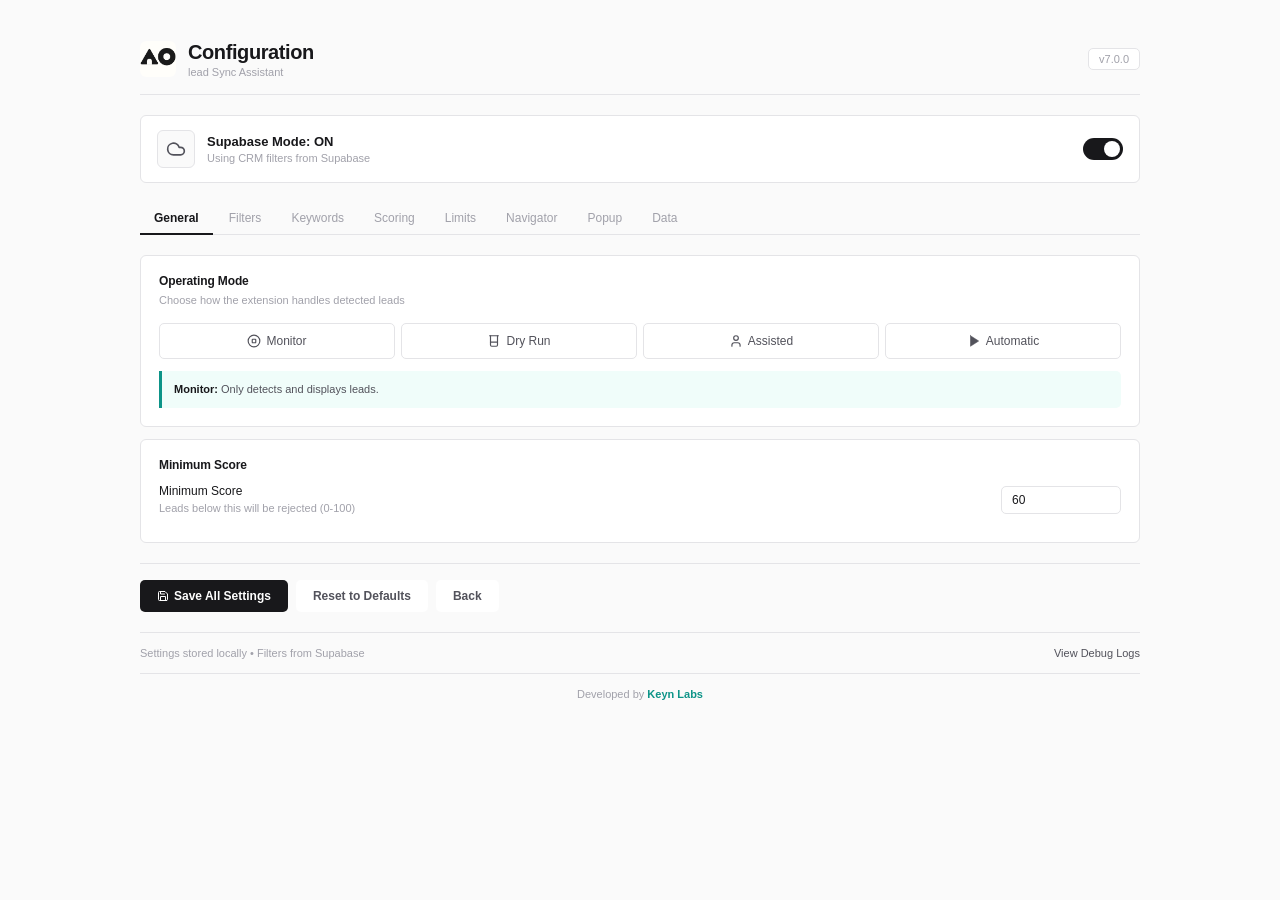
<file: config/index.html>
<!DOCTYPE html>
<html>
<head>
    <meta charset="UTF-8">
    <title>Config - BuyLead Assistant</title>
    <link rel="stylesheet" href="style.css">
</head>
<body>
    <div class="container">
        <div class="header">
            <div class="header-left">
                <img src="../plugin.png" alt="BuyLead Assistant" class="header-icon-img" />
                <div class="header-text">
                    <h1>Configuration</h1>
                    <span class="subtitle">lead Sync Assistant</span>
                </div>
            </div>
            <span class="version">v7.0.0</span>
        </div>

        <!-- Connection Toggle -->
        <div class="connection-toggle" id="connectionToggle">
            <div class="connection-left">
                <div class="connection-icon" id="configConnIcon">
                    <svg width="20" height="20" viewBox="0 0 24 24" fill="none" stroke="currentColor" stroke-width="2" stroke-linecap="round" stroke-linejoin="round"><path d="M17.5 19H9a7 7 0 1 1 6.71-9h1.79a4.5 4.5 0 1 1 0 9Z"/></svg>
                </div>
                <div class="connection-info">
                    <div class="connection-label" id="configConnLabel">Supabase Mode: ON</div>
                    <div class="connection-desc" id="configConnDesc">Using CRM filters from Supabase</div>
                </div>
            </div>
            <label class="switch">
                <input type="checkbox" id="configSupabaseToggle" checked>
                <span class="slider"></span>
            </label>
        </div>

        <!-- Tabs -->
        <div class="tab-bar">
            <span class="tab active" data-tab="general">General</span>
            <span class="tab" data-tab="filters">Filters</span>
            <span class="tab" data-tab="keywords">Keywords</span>
            <span class="tab" data-tab="scoring">Scoring</span>
            <span class="tab" data-tab="limits">Limits</span>
            <span class="tab" data-tab="navigator">Navigator</span>
            <span class="tab" data-tab="popup">Popup</span>
            <span class="tab danger" data-tab="data">Data</span>
        </div>

        <!-- GENERAL -->
        <div class="tab-content active" id="tab-general">
            <div class="section">
                <div class="section-title">Operating Mode</div>
                <div class="section-desc">Choose how the extension handles detected leads</div>
                <div class="mode-grid">
                    <button class="mode-btn monitor"   data-mode="MONITOR">
                        <svg width="14" height="14" viewBox="0 0 24 24" fill="none" stroke="currentColor" stroke-width="2" stroke-linecap="round" stroke-linejoin="round"><circle cx="12" cy="12" r="10"/><rect x="9" y="9" width="6" height="6" rx="1"/></svg>
                        Monitor
                    </button>
                    <button class="mode-btn dryrun"    data-mode="DRY_RUN">
                        <svg width="14" height="14" viewBox="0 0 24 24" fill="none" stroke="currentColor" stroke-width="2" stroke-linecap="round" stroke-linejoin="round"><path d="M4.5 3h15"/><path d="M6 3v16a2 2 0 0 0 2 2h8a2 2 0 0 0 2-2V3"/><path d="M6 14h12"/></svg>
                        Dry Run
                    </button>
                    <button class="mode-btn assisted"  data-mode="ASSISTED">
                        <svg width="14" height="14" viewBox="0 0 24 24" fill="none" stroke="currentColor" stroke-width="2" stroke-linecap="round" stroke-linejoin="round"><path d="M19 21v-2a4 4 0 0 0-4-4H9a4 4 0 0 0-4 4v2"/><circle cx="12" cy="7" r="4"/></svg>
                        Assisted
                    </button>
                    <button class="mode-btn automatic" data-mode="AUTOMATIC">
                        <svg width="14" height="14" viewBox="0 0 24 24" fill="currentColor" stroke="currentColor" stroke-width="1" stroke-linecap="round" stroke-linejoin="round"><polygon points="6 3 20 12 6 21 6 3"/></svg>
                        Automatic
                    </button>
                </div>
                <div class="info-box" id="modeInfo"><strong>Monitor:</strong> Only detects and displays leads.</div>
            </div>
            <div class="section">
                <div class="section-title">Minimum Score</div>
                <div class="field">
                    <div class="field-label">Minimum Score <span class="desc">Leads below this will be rejected (0-100)</span></div>
                    <div class="field-control"><input type="number" id="minScore" min="0" max="100" value="60"></div>
                </div>
            </div>
        </div>

        <!-- FILTERS -->
        <div class="tab-content" id="tab-filters">
            <div class="section">
                <div class="section-title">
                    Filter Management
                    <span class="keyword-count" id="filtersCount">0</span>
                </div>
                <div class="section-desc">
                    Manage Supabase filters directly. Each filter contains product keywords,
                    negative keywords, required keywords, and location rules.
                </div>

                <div class="info-box" id="legacyBanner" style="display:none;">
                    <strong>Legacy filters detected.</strong>
                    Some filters still use the old <code>filter_config</code> column.
                    Click <strong>Bulk Sync Keywords</strong> below to migrate them to the new
                    <code>product_keywords</code> / <code>negative_keywords</code> / etc. columns.
                </div>

                <div class="actions" style="margin-top:0;padding-top:0;border-top:none;">
                    <button class="btn-primary" id="refreshFiltersBtn">
                        <svg width="12" height="12" viewBox="0 0 24 24" fill="none" stroke="currentColor" stroke-width="2" stroke-linecap="round" stroke-linejoin="round"><path d="M21 12a9 9 0 0 0-9-9 9.75 9.75 0 0 0-6.74 2.74L3 8"/><path d="M3 3v5h5"/><path d="M3 12a9 9 0 0 0 9 9 9.75 9.75 0 0 0 6.74-2.74L21 16"/><path d="M16 21h5v-5"/></svg>
                        Refresh
                    </button>
                    <button class="btn-primary" id="addFilterBtn">
                        <svg width="12" height="12" viewBox="0 0 24 24" fill="none" stroke="currentColor" stroke-width="2.5" stroke-linecap="round" stroke-linejoin="round"><line x1="12" x2="12" y1="5" y2="19"/><line x1="5" x2="19" y1="12" y2="12"/></svg>
                        Add New Filter
                    </button>
                    <button class="btn-warning" id="bulkSyncBtn">
                        <svg width="12" height="12" viewBox="0 0 24 24" fill="none" stroke="currentColor" stroke-width="2" stroke-linecap="round" stroke-linejoin="round"><path d="M21 12a9 9 0 0 0-9-9 9.75 9.75 0 0 0-6.74 2.74L3 8"/><path d="M3 3v5h5"/><path d="M3 12a9 9 0 0 0 9 9 9.75 9.75 0 0 0 6.74-2.74L21 16"/><path d="M16 21h5v-5"/></svg>
                        Bulk Sync Keywords
                    </button>
                </div>
                <div id="filtersList" style="margin-top:16px;">
                    <div class="empty-state">Loading filters...</div>
                </div>
            </div>
        </div>

        <!-- KEYWORDS -->
        <div class="tab-content" id="tab-keywords">
            <div class="section">
                <div class="section-title">Local Product Keywords <span class="keyword-count" id="productCount">0</span></div>
                <div class="section-desc">One per line. Used when Supabase is OFF, or as fallback when Supabase has no keywords.</div>
                <div class="field"><div class="field-control" style="flex:1;text-align:left;min-width:auto;"><textarea id="productKeywords" rows="6"></textarea></div></div>
            </div>
            <div class="section">
                <div class="section-title">Local Negative Keywords <span class="keyword-count" id="negativeCount">0</span></div>
                <div class="field"><div class="field-control" style="flex:1;text-align:left;min-width:auto;"><textarea id="negativeKeywords" rows="5"></textarea></div></div>
            </div>
            <div class="section">
                <div class="section-title">Local Required Keywords <span class="keyword-count" id="requiredCount">0</span></div>
                <div class="field"><div class="field-control" style="flex:1;text-align:left;min-width:auto;"><textarea id="requiredKeywords" rows="4"></textarea></div></div>
            </div>
            <div class="actions">
                <button class="btn-primary" id="saveKeywordsBtn">
                    <svg width="12" height="12" viewBox="0 0 24 24" fill="none" stroke="currentColor" stroke-width="2" stroke-linecap="round" stroke-linejoin="round"><path d="M19 21H5a2 2 0 0 1-2-2V5a2 2 0 0 1 2-2h11l5 5v11a2 2 0 0 1-2 2z"/><polyline points="17 21 17 13 7 13 7 21"/><polyline points="7 3 7 8 15 8"/></svg>
                    Save Local Keywords
                </button>
                <button class="btn-secondary" id="resetKeywordsBtn">
                    <svg width="12" height="12" viewBox="0 0 24 24" fill="none" stroke="currentColor" stroke-width="2" stroke-linecap="round" stroke-linejoin="round"><path d="M3 12a9 9 0 1 0 9-9 9.75 9.75 0 0 0-6.74 2.74L3 8"/><path d="M3 3v5h5"/></svg>
                    Clear
                </button>
            </div>
        </div>

        <!-- SCORING -->
        <div class="tab-content" id="tab-scoring">
            <div class="section">
                <div class="section-title">Strict Country Filter <span class="keyword-count">PRIMARY GATE</span></div>
                <div class="section-desc">When enabled, leads are filtered by country BEFORE keyword matching.</div>
                <div class="field">
                    <div class="field-label"><strong>Enable Strict Country Mode</strong><span class="desc">Only acquire leads from allowed countries</span></div>
                    <div class="field-control"><label class="switch"><input type="checkbox" id="strictCountryMode"><span class="slider"></span></label></div>
                </div>
                <div class="field">
                    <div class="field-label">Allowed Countries <span class="desc">Comma-separated ISO codes (IN, US, AE)</span></div>
                    <div class="field-control" style="flex:1;text-align:left;"><input type="text" id="allowedCountries" style="width:100%;" placeholder="IN" value="IN"></div>
                </div>
                <div class="field">
                    <div class="field-label">Reject Unknown Country <span class="desc">Also reject leads with no country</span></div>
                    <div class="field-control"><label class="switch"><input type="checkbox" id="strictCountryRejectUnknown" checked><span class="slider"></span></label></div>
                </div>
                <div class="info-box" id="strictCountryPreview">Strict mode OFF — all countries accepted</div>
            </div>

            <div class="section">
                <div class="section-title">Base Scoring</div>
                <div class="field"><div class="field-label">Base Score</div><div class="field-control"><input type="number" id="wBase" min="0" max="100" value="50"></div></div>
            </div>

            <div class="section">
                <div class="section-title">Product Keyword Weight</div>
                <div class="field"><div class="field-label">Points per Keyword</div><div class="field-control"><input type="number" id="wPerProductKeyword" min="0" max="50" value="10"></div></div>
                <div class="field"><div class="field-label">Max Product Bonus</div><div class="field-control"><input type="number" id="wMaxProductBonus" min="0" max="100" value="30"></div></div>
            </div>

            <div class="section">
                <div class="section-title">Country Weightage</div>
                <div class="field"><div class="field-label">Preferred Countries</div><div class="field-control" style="flex:1;text-align:left;"><input type="text" id="preferredCountries" style="width:100%;" placeholder="IN"></div></div>
                <div class="field"><div class="field-label">Country Match Bonus</div><div class="field-control"><input type="number" id="wCountryMatch" min="0" max="50" value="15"></div></div>
                <div class="field"><div class="field-label">Wrong Country Penalty</div><div class="field-control"><input type="number" id="pWrongCountry" min="-50" max="0" value="-20"></div></div>
            </div>

            <div class="section">
                <div class="section-title">State Weightage</div>
                <div class="field"><div class="field-label">Preferred States</div><div class="field-control" style="flex:1;text-align:left;"><input type="text" id="preferredStates" style="width:100%;" placeholder="maharashtra"></div></div>
                <div class="field"><div class="field-label">State Match Bonus</div><div class="field-control"><input type="number" id="wPreferredState" min="0" max="50" value="15"></div></div>
                <div class="field"><div class="field-label">Wrong State Penalty</div><div class="field-control"><input type="number" id="pWrongState" min="-50" max="0" value="-10"></div></div>
            </div>

            <div class="section">
                <div class="section-title">Contact Weightage</div>
                <div class="field"><div class="field-label">Mobile Available Bonus</div><div class="field-control"><input type="number" id="wHasMobile" min="0" max="30" value="10"></div></div>
                <div class="field"><div class="field-label">Email Available Bonus</div><div class="field-control"><input type="number" id="wHasEmail" min="0" max="30" value="8"></div></div>
                <div class="field"><div class="field-label">Phone Bonus</div><div class="field-control"><input type="number" id="wHasPhone" min="0" max="30" value="5"></div></div>
                <div class="field"><div class="field-label">No Contact Penalty</div><div class="field-control"><input type="number" id="pNoContact" min="-50" max="0" value="-5"></div></div>
            </div>

            <div class="section">
                <div class="section-title">Requirement Detail</div>
                <div class="field"><div class="field-label">Detail Bonus</div><div class="field-control"><input type="number" id="wDetailedRequirement" min="0" max="30" value="5"></div></div>
                <div class="field"><div class="field-label">Min Length</div><div class="field-control"><input type="number" id="wRequirementLengthThreshold" min="20" max="500" value="100"></div></div>
            </div>

            <div class="actions">
                <button class="btn-primary" id="saveScoringBtn">
                    <svg width="12" height="12" viewBox="0 0 24 24" fill="none" stroke="currentColor" stroke-width="2" stroke-linecap="round" stroke-linejoin="round"><path d="M19 21H5a2 2 0 0 1-2-2V5a2 2 0 0 1 2-2h11l5 5v11a2 2 0 0 1-2 2z"/><polyline points="17 21 17 13 7 13 7 21"/><polyline points="7 3 7 8 15 8"/></svg>
                    Save Scoring
                </button>
                <button class="btn-secondary" id="resetScoringBtn">
                    <svg width="12" height="12" viewBox="0 0 24 24" fill="none" stroke="currentColor" stroke-width="2" stroke-linecap="round" stroke-linejoin="round"><path d="M3 12a9 9 0 1 0 9-9 9.75 9.75 0 0 0-6.74 2.74L3 8"/><path d="M3 3v5h5"/></svg>
                    Reset
                </button>
            </div>
        </div>

        <!-- LIMITS -->
        <div class="tab-content" id="tab-limits">
            <div class="section">
                <div class="section-title">Rate Limits</div>
                <div class="section-desc">
                    Higher limits = faster queue. Cooldown is the gap between two acquisitions.
                </div>
                <div class="field"><div class="field-label">Per Minute</div><div class="field-control"><input type="number" id="perMinute" min="0" max="200" value="60"></div></div>
                <div class="field"><div class="field-label">Per Hour</div><div class="field-control"><input type="number" id="perHour" min="0" max="1000" value="400"></div></div>
                <div class="field"><div class="field-label">Per Day</div><div class="field-control"><input type="number" id="perDay" min="0" max="10000" value="2000"></div></div>
                <div class="field"><div class="field-label">Per Session</div><div class="field-control"><input type="number" id="perSession" min="0" max="5000" value="1000"></div></div>
                <div class="field"><div class="field-label">Cooldown (ms) <span class="desc">Lower = faster queue</span></div><div class="field-control"><input type="number" id="cooldownMs" min="0" max="60000" step="50" value="400"></div></div>
            </div>
        </div>

        <!-- NAVIGATOR -->
        <div class="tab-content" id="tab-navigator">
            <div class="section">
                <div class="section-title">Auto-Scroll & Load</div>
                <div class="section-desc">
                    These settings control how fast the page is scrolled to the bottom
                    and how quickly new leads are pulled in. Defaults are tuned for speed.
                </div>
                <div class="field"><div class="field-label">Auto-Scroll Enabled</div><div class="field-control"><input type="checkbox" id="autoScroll" checked style="width:18px;height:18px;"></div></div>
                <div class="field"><div class="field-label">Scroll Speed (px/step) <span class="desc">Higher = faster</span></div><div class="field-control"><input type="number" id="scrollSpeed" min="100" max="3000" step="50" value="900"></div></div>
                <div class="field"><div class="field-label">Scroll Delay (ms) <span class="desc">Lower = faster</span></div><div class="field-control"><input type="number" id="scrollDelayMs" min="10" max="1000" step="10" value="40"></div></div>
                <div class="field"><div class="field-label">Bottom Wait (ms)</div><div class="field-control"><input type="number" id="bottomWaitMs" min="100" max="10000" step="100" value="500"></div></div>
                <div class="field"><div class="field-label">Loop Interval (ms) <span class="desc">Lower = faster queue refill</span></div><div class="field-control"><input type="number" id="loopIntervalMs" min="100" max="10000" step="50" value="250"></div></div>
                <div class="field"><div class="field-label">Load More Wait (ms)</div><div class="field-control"><input type="number" id="loadMoreWaitMs" min="200" max="15000" step="100" value="900"></div></div>
                <div class="field"><div class="field-label">Max Stuck Loops</div><div class="field-control"><input type="number" id="maxStuckLoops" min="1" max="20" value="3"></div></div>
            </div>
            <div class="section">
                <div class="section-title">Auto-Reload</div>
                <div class="field"><div class="field-label">Auto-Reload on Complete</div><div class="field-control"><input type="checkbox" id="autoReloadOnComplete" checked style="width:18px;height:18px;"></div></div>
                <div class="field"><div class="field-label">Reload Delay (ms)</div><div class="field-control"><input type="number" id="autoReloadDelayMs" min="500" max="30000" step="100" value="1500"></div></div>
                <div class="field"><div class="field-label">Max Reloads/Session</div><div class="field-control"><input type="number" id="maxReloadsPerSession" min="1" max="999999999" value="999999"></div></div>
            </div>
            <div class="actions">
                <button class="btn-secondary" id="speedResetBtn" title="Reset only scroll/loop/cooldown to fast defaults">Reset to Speed Defaults</button>
            </div>
        </div>

        <!-- POPUP -->
        <div class="tab-content" id="tab-popup">
            <div class="section">
                <div class="section-title">Popup Handling</div>
                <div class="field"><div class="field-label">Auto-Handle Popups</div><div class="field-control"><input type="checkbox" id="autoMinimize" checked style="width:18px;height:18px;"></div></div>
                <div class="field"><div class="field-label">Popup Timeout (ms) <span class="desc">How long to wait before assuming no popup</span></div><div class="field-control"><input type="number" id="popupTimeoutMs" min="1000" max="60000" step="500" value="5000"></div></div>
                <div class="field"><div class="field-label">Confirmation Answer</div><div class="field-control"><select id="confirmationAnswer"><option value="yes">YES</option><option value="no">NO</option></select></div></div>
                <div class="field"><div class="field-label">Purchase Modal Action</div><div class="field-control"><select id="purchaseAction"><option value="close">Auto-close</option><option value="stop">Stop acquiring</option></select></div></div>
            </div>
        </div>

        <!-- DATA -->
        <div class="tab-content" id="tab-data">
            <div class="section">
                <div class="section-title">Supabase Table Counts</div>
                <div class="weight-grid">
                    <div class="stat-box"><div class="num" id="countLeads">-</div><div class="lbl">Leads</div></div>
                    <div class="stat-box"><div class="num" id="countHistory">-</div><div class="lbl">History</div></div>
                    <div class="stat-box"><div class="num" id="countFilters">-</div><div class="lbl">Filters</div></div>
                </div>
                <div style="margin-top:16px;">
                    <button class="btn-primary" id="refreshCountsBtn">Refresh Counts</button>
                </div>
            </div>

            <div class="section">
                <div class="section-title">Local Data</div>
                <div class="danger-zone-buttons">
                    <button class="btn-warning" data-action="clearDupCache">Clear Duplicate Cache</button>
                    <button class="btn-danger"  data-action="clearAllLocal">Clear ALL Local Data</button>
                </div>
            </div>

            <div class="section danger">
                <div class="section-title">Supabase Data — DANGER ZONE</div>
                <div class="danger-zone-buttons">
                    <button class="btn-warning" data-action="resetStats">Reset Filter Stats</button>
                    <button class="btn-danger"  data-action="clearHistory">Delete ALL Lead History</button>
                    <button class="btn-danger"  data-action="clearLeads">Delete ALL Leads</button>
                    <button class="btn-danger"  data-action="clearBefore">Delete Leads Before Date</button>
                    <button class="btn-danger"  data-action="clearFilters">Delete ALL Filters</button>
                </div>
            </div>
        </div>

        <!-- GLOBAL ACTIONS -->
        <div class="actions">
            <button class="btn-primary"   id="saveAllBtn">
                <svg width="12" height="12" viewBox="0 0 24 24" fill="none" stroke="currentColor" stroke-width="2" stroke-linecap="round" stroke-linejoin="round"><path d="M19 21H5a2 2 0 0 1-2-2V5a2 2 0 0 1 2-2h11l5 5v11a2 2 0 0 1-2 2z"/><polyline points="17 21 17 13 7 13 7 21"/><polyline points="7 3 7 8 15 8"/></svg>
                Save All Settings
            </button>
            <button class="btn-secondary" id="resetAllBtn">Reset to Defaults</button>
            <button class="btn-secondary" id="backBtn">Back</button>
        </div>

        <div class="footer">
            <span>Settings stored locally • Filters from Supabase</span>
            <a id="debugLink">View Debug Logs</a>
        </div>

        <div class="credit">
            Developed by <a href="https://leadsync-tau-sand.vercel.app/" target="_blank">Keyn Labs</a>
        </div>
    </div>

    <!-- FILTER MODAL -->
    <div class="modal-overlay" id="filterModal" style="display:none;">
        <div class="modal">
            <div class="modal-header">
                <h3 id="filterModalTitle">Add New Filter</h3>
                <button class="modal-close" id="filterModalClose">×</button>
            </div>
            <div class="modal-body">
                <input type="hidden" id="editFilterId" value="">

                <div class="field">
                    <div class="field-label">Filter Name <span class="desc">Display name (e.g. "Skincare Serum")</span></div>
                    <div class="field-control" style="flex:1;text-align:left;">
                        <input type="text" id="editFilterName" style="width:100%;" placeholder="Skincare Serum">
                    </div>
                </div>

                <div class="field">
                    <div class="field-label">Client ID <span class="desc">Usually "default"</span></div>
                    <div class="field-control" style="flex:1;text-align:left;">
                        <input type="text" id="editClientId" style="width:100%;" value="default">
                    </div>
                </div>

                <div class="field">
                    <div class="field-label">Is Active <span class="desc">Only active filters are used</span></div>
                    <div class="field-control">
                        <label class="switch">
                            <input type="checkbox" id="editIsActive" checked>
                            <span class="slider"></span>
                        </label>
                    </div>
                </div>

                <div class="section-title" style="margin-top:20px;">Product Keywords</div>
                <div class="section-desc">One per line. At least one must match the lead's <strong>product name</strong> (not the message).</div>
                <textarea id="editProductKeywords" class="modal-textarea" rows="6" placeholder="serum&#10;sunscreen&#10;spf&#10;cream"></textarea>

                <div class="section-title" style="margin-top:16px;">Negative Keywords</div>
                <div class="section-desc">One per line. Any match in the product name rejects the lead.</div>
                <textarea id="editNegativeKeywords" class="modal-textarea" rows="4" placeholder="used&#10;repair&#10;job"></textarea>

                <div class="section-title" style="margin-top:16px;">Required Keywords</div>
                <div class="section-desc">One per line. At least one must appear in the product name <em>or</em> message.</div>
                <textarea id="editRequiredKeywords" class="modal-textarea" rows="3" placeholder="buy&#10;purchase"></textarea>

                <div class="section-title" style="margin-top:16px;">Location Keywords</div>
                <div class="section-desc">One per line. Country or state names (e.g. india, maharashtra)</div>
                <textarea id="editLocationKeywords" class="modal-textarea" rows="3" placeholder="india&#10;maharashtra"></textarea>

                <div class="info-box" style="margin-top:16px;">
                    <strong>Tip:</strong> v7 stores keywords only in the new columns
                    (<code>product_keywords</code>, <code>negative_keywords</code>, etc.).
                    Legacy <code>filter_config</code> is no longer written.
                </div>
            </div>
            <div class="modal-footer">
                <button class="btn-secondary" id="filterModalCancel">Cancel</button>
                <button class="btn-primary"   id="filterModalSave">Save Filter</button>
            </div>
        </div>
    </div>

    <div class="toast-container" id="toastContainer"></div>

    <script src="config.js"></script>
</body>
</html>
</file>
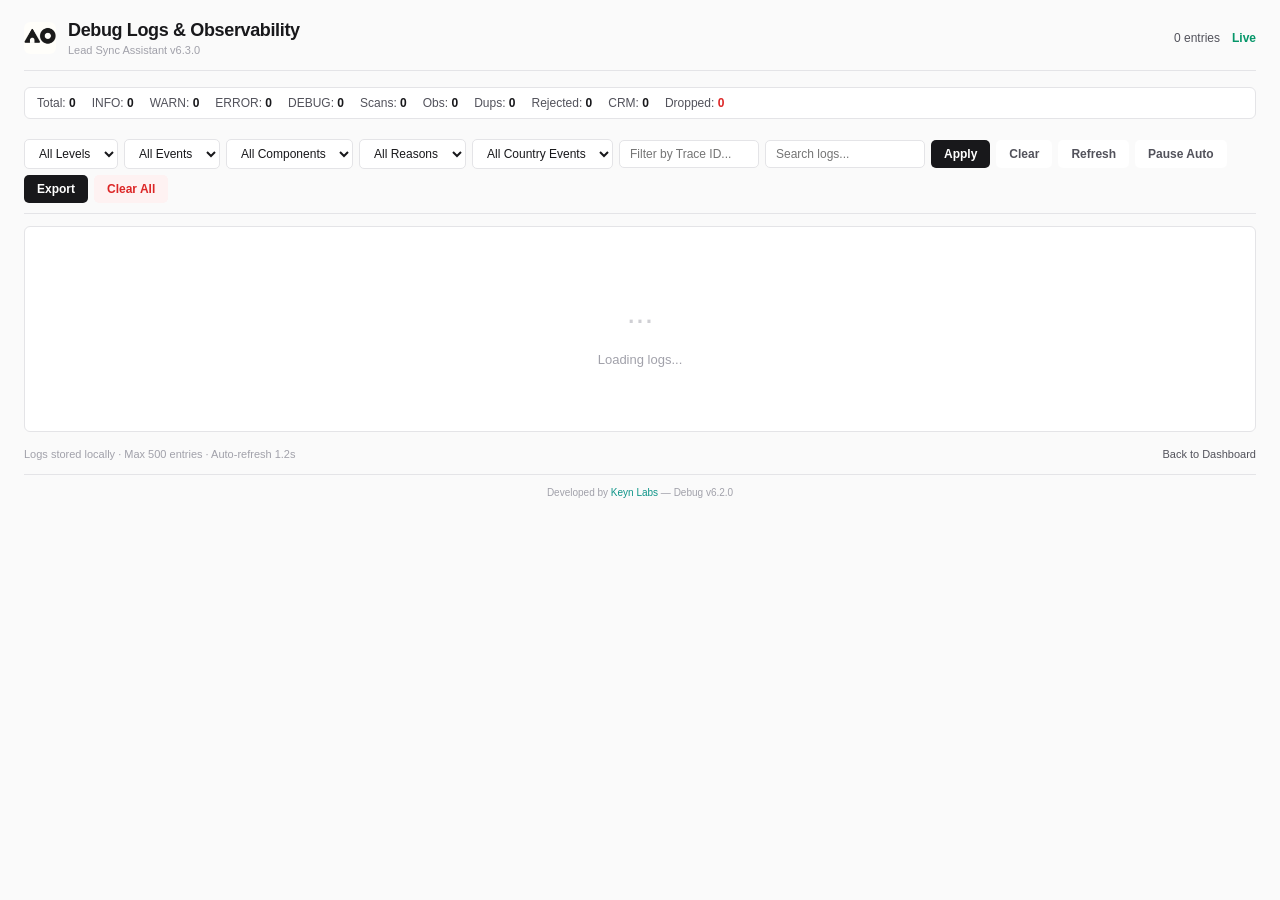
<file: debug/index.html>
<!DOCTYPE html>
<html>
<head>
    <meta charset="UTF-8">
    <title>Debug - BuyLead Assistant</title>
    <style>
        * { margin: 0; padding: 0; box-sizing: border-box; }

        :root {
            --bg: #ffffff;
            --bg-subtle: #fafafa;
            --bg-hover: #f4f4f5;
            --border: #e4e4e7;
            --border-strong: #d4d4d8;
            --text: #18181b;
            --text-2: #52525b;
            --text-3: #a1a1aa;
            --accent: #0d9488;
            --accent-bg: #f0fdfa;
            --success: #059669;
            --success-bg: #ecfdf5;
            --warning: #d97706;
            --warning-bg: #fffbeb;
            --danger: #dc2626;
            --danger-bg: #fef2f2;
            --purple: #7c3aed;
            --purple-bg: #f5f3ff;
        }

        body {
            font-family: 'Inter', -apple-system, BlinkMacSystemFont, 'Segoe UI', sans-serif;
            background: var(--bg-subtle);
            color: var(--text);
            padding: 20px 24px 24px;
            min-height: 100vh;
            font-size: 13px;
            -webkit-font-smoothing: antialiased;
        }

        /* HEADER */
        .header {
            display: flex; justify-content: space-between; align-items: center;
            margin-bottom: 16px; padding-bottom: 14px;
            border-bottom: 1px solid var(--border);
        }
        .header-left { display: flex; align-items: center; gap: 12px; }
        .header-icon-img { width: 32px; height: 32px; object-fit: contain; border-radius: 6px; flex-shrink: 0; }
        .header-text { display: flex; flex-direction: column; }
        .header h1 { font-size: 18px; color: var(--text); font-weight: 600; line-height: 1.2; letter-spacing: -0.02em; }
        .header .subtitle { font-size: 11px; color: var(--text-3); margin-top: 2px; }
        .header .status { font-size: 12px; color: var(--text-2); display: flex; align-items: center; gap: 12px; font-variant-numeric: tabular-nums; }
        .header .status #liveIndicator { color: var(--success); font-weight: 600; }

        /* STATS BAR */
        .stats-bar {
            display: flex; gap: 16px; margin-bottom: 10px; padding: 8px 12px;
            background: var(--bg); border-radius: 6px; font-size: 12px; flex-wrap: wrap;
            border: 1px solid var(--border);
        }
        .stats-bar span { color: var(--text-2); }
        .stats-bar strong { color: var(--text); font-variant-numeric: tabular-nums; }

        /* STICKY FILTER BAR */
        .controls {
            display: flex; flex-wrap: wrap; gap: 6px; align-items: center;
            padding: 10px 0; margin-bottom: 12px;
            position: sticky; top: 0; z-index: 100;
            background: var(--bg-subtle);
            border-bottom: 1px solid var(--border);
        }
        .controls select,
        .controls input {
            padding: 6px 10px; border-radius: 5px;
            border: 1px solid var(--border); background: var(--bg);
            color: var(--text); font-size: 12px; font-family: inherit;
            transition: border-color 0.12s ease;
        }
        .controls select:focus,
        .controls input:focus {
            outline: none; border-color: var(--text-2);
        }
        .controls button {
            padding: 6px 12px; border: 1px solid transparent; border-radius: 5px;
            cursor: pointer; font-weight: 600; font-size: 12px;
            font-family: inherit; transition: all 0.12s ease;
            display: inline-flex; align-items: center; gap: 5px;
        }
        .controls button:disabled { opacity: 0.5; cursor: not-allowed; }

        .btn-primary   { background: var(--text); color: #fff; }
        .btn-primary:hover:not(:disabled)   { background: #000; }
        .btn-danger    { background: var(--danger-bg); color: var(--danger); border-color: #fecaca; }
        .btn-danger:hover:not(:disabled)    { background: #fee2e2; }
        .btn-secondary { background: var(--bg); color: var(--text-2); border-color: var(--border); }
        .btn-secondary:hover:not(:disabled) { background: var(--bg-hover); color: var(--text); }

        /* LOG CONTAINER */
        .log-container {
            background: var(--bg); border-radius: 6px;
            max-height: 74vh; overflow-y: auto;
            border: 1px solid var(--border);
        }
        .log-container::-webkit-scrollbar { width: 8px; }
        .log-container::-webkit-scrollbar-track { background: var(--bg-subtle); }
        .log-container::-webkit-scrollbar-thumb { background: var(--border-strong); border-radius: 4px; }
        .log-container::-webkit-scrollbar-thumb:hover { background: var(--text-3); }

        /* LOG ROW */
        .log-entry {
            padding: 6px 12px; border-bottom: 1px solid var(--border);
            font-size: 12px; display: flex; align-items: center; gap: 10px;
            font-family: ui-monospace, 'SF Mono', Menlo, Consolas, monospace;
            flex-wrap: wrap;
        }
        .log-entry:hover { background: var(--bg-subtle); }
        .log-entry:last-child { border-bottom: none; }

        .log-level {
            font-weight: 700; min-width: 55px; text-align: center;
            padding: 1px 6px; border-radius: 3px; font-size: 10px; flex-shrink: 0;
            border: 1px solid transparent;
        }
        .level-TRACE { color: var(--text-3);  background: var(--bg-hover); border-color: var(--border); }
        .level-DEBUG { color: #6366f1;       background: #eef2ff;         border-color: #c7d2fe; }
        .level-INFO  { color: var(--accent);  background: var(--accent-bg); border-color: #99f6e4; }
        .level-WARN  { color: var(--warning); background: var(--warning-bg); border-color: #fde68a; }
        .level-ERROR { color: var(--danger);  background: var(--danger-bg); border-color: #fecaca; }
        .level-FATAL { color: #fff; background: var(--danger); border-color: var(--danger); }

        .log-time { color: var(--text-3); font-size: 11px; min-width: 130px; flex-shrink: 0; font-variant-numeric: tabular-nums; }
        .log-module { color: var(--text-2); min-width: 85px; flex-shrink: 0; font-size: 11px; font-weight: 500; }
        .log-message { flex: 1; color: var(--text); word-break: break-word; min-width: 200px; }

        .log-extra {
            display: inline-block; color: var(--text-2);
            background: var(--bg-hover); padding: 1px 6px;
            border-radius: 3px; font-size: 10px; margin-left: 6px;
            max-width: 220px; overflow: hidden;
            text-overflow: ellipsis; white-space: nowrap; vertical-align: middle;
        }
        .log-reason {
            display: inline-block; padding: 1px 6px; border-radius: 3px;
            font-size: 10px; margin-left: 6px; background: var(--bg-hover);
            font-weight: 600; vertical-align: middle;
        }

        .log-data {
            color: var(--text-3); font-size: 10px; max-width: 260px;
            overflow: hidden; text-overflow: ellipsis;
            white-space: nowrap; flex-shrink: 0;
            font-family: ui-monospace, monospace;
        }
        .trace-badge {
            display: inline-block; color: #0284c7; background: #e0f2fe;
            border: 1px solid #bae6fd; padding: 1px 5px; border-radius: 3px;
            font-size: 10px; cursor: pointer; text-decoration: none;
            transition: all 0.12s ease; margin-right: 5px;
        }
        .trace-badge:hover { background: #bae6fd; text-decoration: underline; }
        .duration-badge {
            display: inline-block; color: #4b5563; background: #f3f4f6;
            padding: 1px 5px; border-radius: 3px; font-size: 10px;
            font-variant-numeric: tabular-nums; margin-right: 5px;
        }
        .event-badge {
            display: inline-block; color: #4338ca; background: #e0e7ff;
            border: 1px solid #c7d2fe; padding: 1px 5px; border-radius: 3px;
            font-size: 10px; font-weight: 600; margin-right: 5px;
        }
        /* Filter lifecycle event badges */
        .event-badge-limit    { display: inline-block; color: #92400e; background: #fef3c7; border: 1px solid #fcd34d; padding: 1px 7px; border-radius: 3px; font-size: 10px; font-weight: 700; margin-right: 5px; }
        .event-badge-deact    { display: inline-block; color: #991b1b; background: #fee2e2; border: 1px solid #fca5a5; padding: 1px 7px; border-radius: 3px; font-size: 10px; font-weight: 700; margin-right: 5px; }
        .event-badge-react    { display: inline-block; color: #065f46; background: #d1fae5; border: 1px solid #6ee7b7; padding: 1px 7px; border-radius: 3px; font-size: 10px; font-weight: 700; margin-right: 5px; }
        /* Row-level highlight strips for filter lifecycle events */
        .log-entry.filter-limit   { border-left: 3px solid #f59e0b; background: #fffbeb; }
        .log-entry.filter-deact   { border-left: 3px solid #ef4444; background: #fff1f2; }
        .log-entry.filter-react   { border-left: 3px solid #10b981; background: #f0fdf4; }
        .log-entry.filter-limit:hover { background: #fef3c7; }
        .log-entry.filter-deact:hover { background: #fee2e2; }
        .log-entry.filter-react:hover { background: #d1fae5; }
        .result-badge {
            display: inline-block; padding: 1px 5px; border-radius: 3px;
            font-size: 10px; font-weight: 700; margin-right: 5px;
        }
        .log-reason {
            display: inline-block; padding: 1px 6px; border-radius: 3px;
            font-size: 10px; margin-right: 5px; background: var(--bg-hover);
            font-weight: 600; vertical-align: middle;
        }
        .log-buttons { display: inline-flex; align-items: center; gap: 2px; flex-shrink: 0; }
        .expand-btn {
            background: none; border: none; color: var(--text-3);
            cursor: pointer; font-size: 10px; padding: 3px 6px;
            border-radius: 3px; transition: color 0.12s ease;
        }
        .expand-btn:hover { background: var(--bg-hover); color: var(--text); }
        .copy-btn {
            background: none; border: none; color: var(--text-3);
            cursor: pointer; font-size: 11px; padding: 3px 6px;
            border-radius: 3px; transition: all 0.12s ease;
        }
        .copy-btn:hover { color: var(--accent); background: var(--bg-hover); }

        .log-data-chips {
            display: inline-flex; flex-wrap: wrap; gap: 4px;
            align-items: center; max-width: 480px; flex-shrink: 1;
        }
        .data-chip {
            display: inline-flex; align-items: center; background: var(--bg-hover);
            border: 1px solid var(--border); border-radius: 3px;
            padding: 1px 5px; font-size: 10px; color: var(--text-2);
            white-space: nowrap; max-width: 220px; overflow: hidden; text-overflow: ellipsis;
        }
        .data-chip-key { color: var(--text-3); margin-right: 3px; font-weight: 500; }
        .data-chip-val { color: var(--text); font-weight: 600; }

        .log-data-full {
            display: none; width: 100%; padding: 12px 14px; margin-top: 8px;
            background: #ffffff; border: 1px solid var(--border); border-radius: 6px;
            box-shadow: 0 1px 3px rgba(0,0,0,0.04);
            border-left: 3px solid var(--accent);
            font-family: 'Inter', -apple-system, BlinkMacSystemFont, 'Segoe UI', sans-serif;
        }
        .log-data-full.show { display: block; }

        .log-structured-card { display: flex; flex-direction: column; gap: 10px; }
        .log-meta-row {
            display: flex; flex-wrap: wrap; gap: 8px; align-items: center;
            padding-bottom: 8px; border-bottom: 1px solid var(--border);
        }
        .log-meta-item {
            display: inline-flex; align-items: center; font-size: 11px; gap: 5px;
            background: var(--bg-subtle); padding: 3px 8px; border-radius: 4px;
            border: 1px solid var(--border);
        }
        .log-meta-label {
            color: var(--text-3); text-transform: uppercase; font-size: 9px;
            font-weight: 700; letter-spacing: 0.05em;
        }
        .log-meta-val { color: var(--text); font-weight: 600; font-family: ui-monospace, monospace; }

        .log-section-title {
            font-size: 10px; font-weight: 700; text-transform: uppercase;
            letter-spacing: 0.05em; color: var(--text-3); margin-bottom: 4px;
        }
        .log-kv-table {
            width: 100%; border-collapse: collapse; font-size: 11px; margin-bottom: 4px;
        }
        .log-kv-table th, .log-kv-table td {
            padding: 5px 8px; text-align: left; border-bottom: 1px solid var(--bg-hover);
        }
        .log-kv-table th {
            width: 160px; color: var(--text-2); font-weight: 600;
            background: var(--bg-subtle); font-family: ui-monospace, monospace; font-size: 10px;
        }
        .log-kv-table td { color: var(--text); word-break: break-word; font-family: ui-monospace, monospace; }

        .raw-json-toggle {
            background: none; border: none; color: var(--text-3); font-size: 11px;
            cursor: pointer; padding: 4px 0; text-decoration: underline; align-self: flex-start;
            font-family: inherit;
        }
        .raw-json-toggle:hover { color: var(--accent); }
        .raw-json-block {
            display: none; background: var(--bg-subtle); padding: 8px 10px;
            border-radius: 4px; border: 1px solid var(--border); font-family: ui-monospace, monospace;
            font-size: 11px; white-space: pre-wrap; word-break: break-all;
            color: var(--text-2); max-height: 250px; overflow-y: auto; margin-top: 4px;
        }
        .raw-json-block.show { display: block; }

        /* EMPTY */
        .empty {
            text-align: center; color: var(--text-3);
            padding: 60px 20px; font-size: 13px; line-height: 1.6;
        }
        .empty-icon { font-size: 32px; display: block; margin-bottom: 12px; opacity: 0.5; }

        /* FOOTER */
        .footer {
            margin-top: 16px; display: flex; justify-content: space-between;
            font-size: 11px; color: var(--text-3); flex-wrap: wrap; gap: 8px;
        }
        .footer a { color: var(--text-2); text-decoration: none; cursor: pointer; font-weight: 500; }
        .footer a:hover { color: var(--text); }

        .credit {
            text-align: center; margin-top: 14px; padding-top: 12px;
            border-top: 1px solid var(--border); font-size: 10px; color: var(--text-3);
        }
        .credit a { color: var(--accent); text-decoration: none; }
        .credit a:hover { text-decoration: underline; }

        /* TOAST */
        .toast {
            position: fixed; bottom: 24px; left: 50%; transform: translateX(-50%);
            background: var(--text); color: #fff; padding: 10px 20px;
            border-radius: 5px; font-size: 12px; z-index: 9999;
            max-width: 90%; text-align: center; font-weight: 500;
            box-shadow: 0 4px 16px rgba(0,0,0,0.2);
        }
        @keyframes fadeInUp {
            from { opacity: 0; transform: translateX(-50%) translateY(12px); }
            to   { opacity: 1; transform: translateX(-50%) translateY(0); }
        }
        @keyframes fadeOutDown {
            from { opacity: 1; transform: translateX(-50%) translateY(0); }
            to   { opacity: 0; transform: translateX(-50%) translateY(12px); }
        }

        @media (max-width: 700px) {
            body { padding: 14px; }
            .controls select, .controls input { font-size: 11px; padding: 5px 8px; }
            .controls button { padding: 5px 10px; font-size: 11px; }
            .log-time { min-width: 100px; font-size: 10px; }
            .log-module { min-width: 70px; }
            .log-data { display: none; }
        }
    </style>
</head>
<body>
    <div class="header">
        <div class="header-left">
            <img src="../plugin.png" alt="BuyLead Assistant" class="header-icon-img" />
            <div class="header-text">
                <h1>Debug Logs &amp; Observability</h1>
                <span class="subtitle">Lead Sync Assistant v6.3.0</span>
            </div>
        </div>
        <div class="status">
            <span id="logCount">0 entries</span>
            <span id="liveIndicator">Live</span>
        </div>
    </div>

    <div class="stats-bar">
        <span>Total: <strong id="statTotal">0</strong></span>
        <span>INFO: <strong id="statInfo">0</strong></span>
        <span>WARN: <strong id="statWarn">0</strong></span>
        <span>ERROR: <strong id="statError">0</strong></span>
        <span>DEBUG: <strong id="statDebug">0</strong></span>
        <span>Scans: <strong id="statScans">0</strong></span>
        <span>Obs: <strong id="statObs">0</strong></span>
        <span>Dups: <strong id="statDups">0</strong></span>
        <span>Rejected: <strong id="statRejected">0</strong></span>
        <span>CRM: <strong id="statCrm">0</strong></span>
        <span>Dropped: <strong id="statDropped" style="color:var(--danger)">0</strong></span>
    </div>

    <div class="controls">
        <select id="levelFilter">
            <option value="ALL">All Levels</option>
            <option value="TRACE">TRACE</option>
            <option value="DEBUG">DEBUG</option>
            <option value="INFO">INFO</option>
            <option value="WARN">WARN</option>
            <option value="ERROR">ERROR</option>
            <option value="FATAL">FATAL</option>
        </select>

        <select id="eventFilter">
            <option value="ALL">All Events</option>
        </select>

        <select id="moduleFilter">
            <option value="ALL">All Components</option>
        </select>

        <select id="reasonFilter">
            <option value="ALL">All Reasons</option>
        </select>

        <select id="countryFilter">
            <option value="ALL">All Country Events</option>
        </select>

        <input type="text" id="traceFilter" placeholder="Filter by Trace ID..." style="width:140px;">
        <input type="text" id="searchFilter" placeholder="Search logs..." style="width:160px;">

        <button class="btn-primary"   id="applyFilter">Apply</button>
        <button class="btn-secondary" id="clearFilter">Clear</button>
        <button class="btn-secondary" id="refreshBtn">Refresh</button>
        <button class="btn-secondary" id="autoRefreshBtn">Pause Auto</button>
        <button class="btn-primary"   id="exportBtn">Export</button>
        <button class="btn-danger"    id="clearBtn">Clear All</button>
    </div>

    <div class="log-container" id="logContainer">
        <div class="empty">
            <span class="empty-icon">...</span>
            Loading logs...
        </div>
    </div>

    <div class="footer">
        <span>Logs stored locally · Max 500 entries · Auto-refresh 1.2s</span>
        <a id="backLink">Back to Dashboard</a>
    </div>

    <div class="credit">
        Developed by <a href="https://leadsync-tau-sand.vercel.app/" target="_blank">Keyn Labs</a> — Debug v6.2.0
    </div>

    <script src="debug.js"></script>
</body>
</html>
</file>
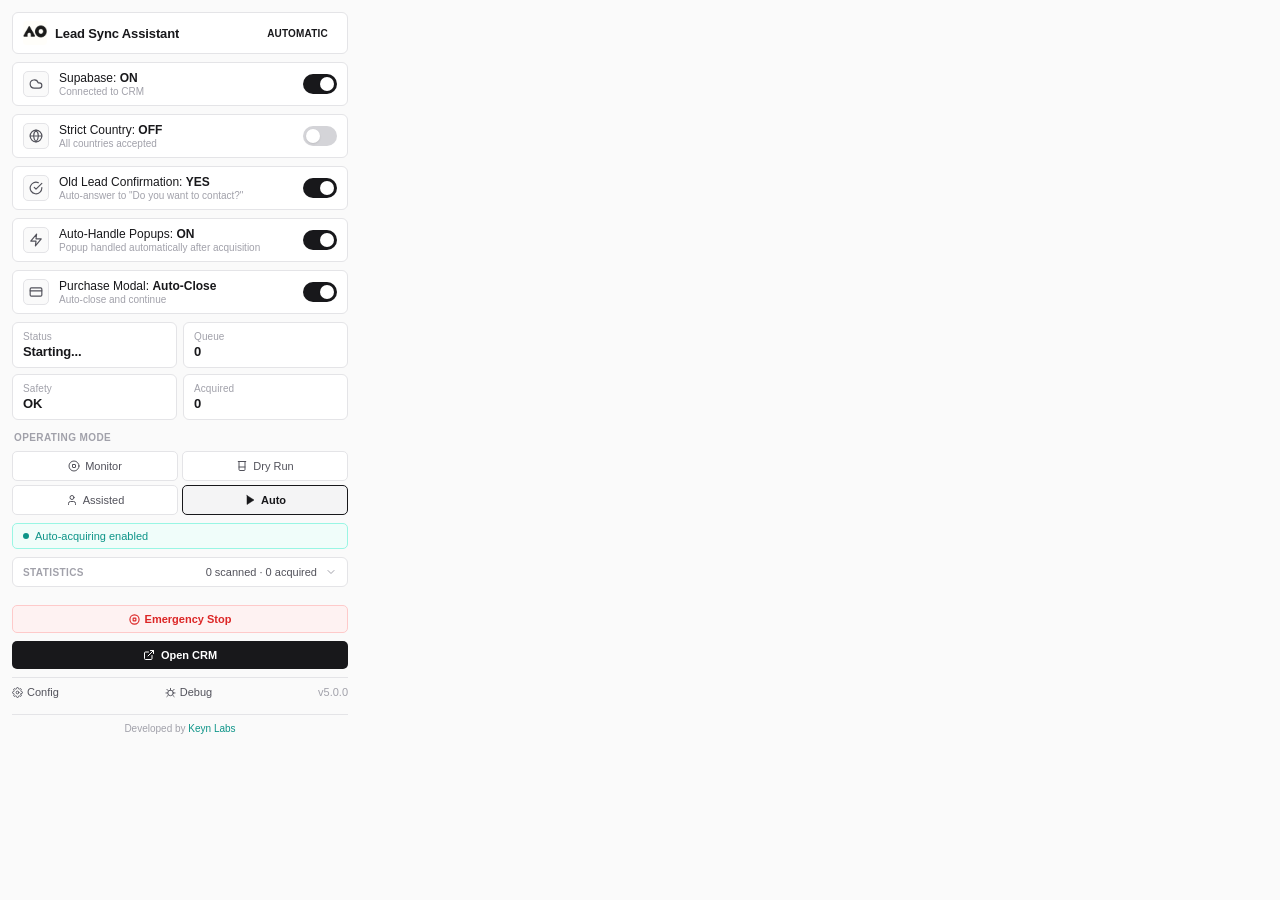
<file: popup/index.html>
<!DOCTYPE html>
<html>
<head>
    <meta charset="UTF-8">
    <title>BuyLead Assistant</title>
    <link rel="stylesheet" href="style.css">
</head>
<body>
    <div class="container">
        <!-- Header -->
        <div class="header">
            <div class="header-brand">
                <img src="../plugin.png" alt="BuyLead Assistant" class="brand-icon" width="24" height="24" />
                <div class="title">Lead Sync Assistant</div>
            </div>
            <span class="badge" id="modeBadge">AUTOMATIC</span>
        </div>

        <!-- Supabase Mode Toggle -->
        <div class="connection-toggle" id="connectionToggle">
            <div class="connection-left">
                <div class="connection-icon" id="connectionIcon">
                    <svg width="14" height="14" viewBox="0 0 24 24" fill="none" stroke="currentColor" stroke-width="2" stroke-linecap="round" stroke-linejoin="round"><path d="M17.5 19H9a7 7 0 1 1 6.71-9h1.79a4.5 4.5 0 1 1 0 9Z"/></svg>
                </div>
                <div class="connection-info">
                    <div class="connection-label" id="connectionLabel">Supabase: <strong>ON</strong></div>
                    <div class="connection-status" id="connectionStatus">Connected to CRM</div>
                </div>
            </div>
            <label class="switch">
                <input type="checkbox" id="supabaseToggle" checked>
                <span class="slider"></span>
            </label>
        </div>

        <!-- Strict Country Toggle -->
        <div class="connection-toggle" id="strictCountryWrap">
            <div class="connection-left">
                <div class="connection-icon" id="strictCountryIcon">
                    <svg width="14" height="14" viewBox="0 0 24 24" fill="none" stroke="currentColor" stroke-width="2" stroke-linecap="round" stroke-linejoin="round"><circle cx="12" cy="12" r="10"/><path d="M12 2a14.5 14.5 0 0 0 0 20 14.5 14.5 0 0 0 0-20"/><path d="M2 12h20"/></svg>
                </div>
                <div class="connection-info">
                    <div class="connection-label" id="strictCountryLabel">Strict Country: <strong>OFF</strong></div>
                    <div class="connection-status" id="strictCountryStatus">All countries accepted</div>
                </div>
            </div>
            <label class="switch">
                <input type="checkbox" id="strictCountryToggle">
                <span class="slider"></span>
            </label>
        </div>

        <!-- Confirmation Answer Toggle -->
        <div class="connection-toggle" id="confirmToggleWrap">
            <div class="connection-left">
                <div class="connection-icon" id="confirmIcon">
                    <svg width="14" height="14" viewBox="0 0 24 24" fill="none" stroke="currentColor" stroke-width="2" stroke-linecap="round" stroke-linejoin="round"><path d="M22 11.08V12a10 10 0 1 1-5.93-9.14"/><polyline points="22 4 12 14.01 9 11.01"/></svg>
                </div>
                <div class="connection-info">
                    <div class="connection-label" id="confirmLabel">Old Lead Confirmation: <strong>YES</strong></div>
                    <div class="connection-status" id="confirmStatus">Auto-answer to "Do you want to contact?"</div>
                </div>
            </div>
            <label class="switch">
                <input type="checkbox" id="confirmToggle" checked>
                <span class="slider"></span>
            </label>
        </div>

        <!-- Auto-Minimize Toggle -->
        <div class="connection-toggle" id="autoMinToggleWrap">
            <div class="connection-left">
                <div class="connection-icon" id="autoMinIcon">
                    <svg width="14" height="14" viewBox="0 0 24 24" fill="none" stroke="currentColor" stroke-width="2" stroke-linecap="round" stroke-linejoin="round"><polygon points="13 2 3 14 12 14 11 22 21 10 12 10 13 2"/></svg>
                </div>
                <div class="connection-info">
                    <div class="connection-label" id="autoMinLabel">Auto-Handle Popups: <strong>ON</strong></div>
                    <div class="connection-status" id="autoMinStatus">Popup handled automatically after acquisition</div>
                </div>
            </div>
            <label class="switch">
                <input type="checkbox" id="autoMinToggle" checked>
                <span class="slider"></span>
            </label>
        </div>

        <!-- Purchase Modal Toggle -->
        <div class="connection-toggle" id="purchaseToggleWrap">
            <div class="connection-left">
                <div class="connection-icon" id="purchaseIcon">
                    <svg width="14" height="14" viewBox="0 0 24 24" fill="none" stroke="currentColor" stroke-width="2" stroke-linecap="round" stroke-linejoin="round"><rect width="20" height="14" x="2" y="5" rx="2"/><line x1="2" x2="22" y1="10" y2="10"/></svg>
                </div>
                <div class="connection-info">
                    <div class="connection-label" id="purchaseLabel">Purchase Modal: <strong>Auto-Close</strong></div>
                    <div class="connection-status" id="purchaseStatus">Auto-close and continue</div>
                </div>
            </div>
            <label class="switch">
                <input type="checkbox" id="purchaseToggle" checked>
                <span class="slider"></span>
            </label>
        </div>


        <!-- Status Grid -->
        <div class="status-grid">
            <div class="status-item">
                <div class="status-label">Status</div>
                <div class="status-value" id="statusText">Starting...</div>
            </div>
            <div class="status-item">
                <div class="status-label">Queue</div>
                <div class="status-value" id="queueStatus">0</div>
            </div>
            <div class="status-item">
                <div class="status-label">Safety</div>
                <div class="status-value" id="safetyStatus">OK</div>
            </div>
            <div class="status-item">
                <div class="status-label">Acquired</div>
                <div class="status-value" id="acquiredCount">0</div>
            </div>
        </div>

        <!-- Mode Controls -->
        <div class="section-title">Operating Mode</div>
        <div class="mode-grid">
            <button type="button" class="mode-btn mode-monitor" data-mode="MONITOR" id="modeMonitor">
                <svg width="12" height="12" viewBox="0 0 24 24" fill="none" stroke="currentColor" stroke-width="2" stroke-linecap="round" stroke-linejoin="round"><circle cx="12" cy="12" r="10"/><rect x="9" y="9" width="6" height="6" rx="1"/></svg>
                Monitor
            </button>
            <button type="button" class="mode-btn mode-dryrun" data-mode="DRY_RUN" id="modeDryRun">
                <svg width="12" height="12" viewBox="0 0 24 24" fill="none" stroke="currentColor" stroke-width="2" stroke-linecap="round" stroke-linejoin="round"><path d="M4.5 3h15"/><path d="M6 3v16a2 2 0 0 0 2 2h8a2 2 0 0 0 2-2V3"/><path d="M6 14h12"/></svg>
                Dry Run
            </button>
            <button type="button" class="mode-btn mode-assisted" data-mode="ASSISTED" id="modeAssisted">
                <svg width="12" height="12" viewBox="0 0 24 24" fill="none" stroke="currentColor" stroke-width="2" stroke-linecap="round" stroke-linejoin="round"><path d="M19 21v-2a4 4 0 0 0-4-4H9a4 4 0 0 0-4 4v2"/><circle cx="12" cy="7" r="4"/></svg>
                Assisted
            </button>
            <button type="button" class="mode-btn mode-automatic active" data-mode="AUTOMATIC" id="modeAutomatic">
                <svg width="12" height="12" viewBox="0 0 24 24" fill="currentColor" stroke="currentColor" stroke-width="1" stroke-linecap="round" stroke-linejoin="round"><polygon points="6 3 20 12 6 21 6 3"/></svg>
                Auto
            </button>
        </div>

        <!-- Auto-Start Notice -->
        <div class="auto-notice" id="autoNotice">
            <span class="pulse-dot"></span>
            <span>Auto-acquiring enabled</span>
        </div>

        <!-- Stats -->
<div class="stats-compact" id="statsCompact">
    <div class="stats-summary" id="statsSummary">
        <span class="stats-title">Statistics</span>
        <span class="stats-inline" id="statsInline">0 scanned · 0 acquired</span>
        <svg class="stats-chevron" id="statsChevron" width="12" height="12" viewBox="0 0 24 24" fill="none" stroke="currentColor" stroke-width="2" stroke-linecap="round" stroke-linejoin="round"><polyline points="6 9 12 15 18 9"/></svg>
    </div>
    <div class="stats-expanded" id="statsExpanded" style="display:none;">
        <div class="stat-row"><span class="stat-label">Discovered</span><span class="stat-value" id="statDiscovered">0</span></div>
        <div class="stat-row"><span class="stat-label">Validated</span><span class="stat-value" id="statValidated">0</span></div>
        <div class="stat-row"><span class="stat-label">Scored</span><span class="stat-value" id="statScored">0</span></div>
        <div class="stat-row"><span class="stat-label">Queued</span><span class="stat-value" id="statQueued">0</span></div>
        <div class="stat-row"><span class="stat-label">Acquired</span><span class="stat-value" id="statAcquired">0</span></div>
        <div class="stat-row"><span class="stat-label">Rejected</span><span class="stat-value stat-danger" id="statRejected">0</span></div>
        <div class="stat-row"><span class="stat-label">Country Blocked</span><span class="stat-value stat-warning" id="statCountryBlocked">0</span></div>
        <div class="stat-row"><span class="stat-label">Duplicate</span><span class="stat-value stat-warning" id="statDuplicate">0</span></div>
        <div class="stat-row"><span class="stat-label">Popups Handled</span><span class="stat-value stat-purple" id="statPopups">0</span></div>
    </div>
</div>

        <!-- Emergency -->
        <div style="display:flex;gap:6px;margin-top:10px;">
            <button class="btn-danger" id="emergencyBtn" style="flex:1;">
                <svg width="11" height="11" viewBox="0 0 24 24" fill="none" stroke="currentColor" stroke-width="2.5" stroke-linecap="round" stroke-linejoin="round"><circle cx="12" cy="12" r="10"/><rect x="9" y="9" width="6" height="6" rx="1"/></svg>
                Emergency Stop
            </button>
            <button class="btn-resume" id="resumeBtn" style="flex:1;display:none;">
                <svg width="11" height="11" viewBox="0 0 24 24" fill="currentColor" stroke="currentColor" stroke-width="1" stroke-linecap="round" stroke-linejoin="round"><polygon points="6 3 20 12 6 21 6 3"/></svg>
                Resume
            </button>
        </div>
        <!-- Open CRM -->
        <button class="btn-crm" id="crmBtn">
            <svg width="12" height="12" viewBox="0 0 24 24" fill="none" stroke="currentColor" stroke-width="2" stroke-linecap="round" stroke-linejoin="round"><path d="M15 3h6v6"/><path d="M10 14 21 3"/><path d="M18 13v6a2 2 0 0 1-2 2H5a2 2 0 0 1-2-2V8a2 2 0 0 1 2-2h6"/></svg>
            Open CRM
        </button>
        <!-- Footer -->
        <div class="footer">
            <a id="configLink">
                <svg width="11" height="11" viewBox="0 0 24 24" fill="none" stroke="currentColor" stroke-width="2" stroke-linecap="round" stroke-linejoin="round"><circle cx="12" cy="12" r="3"/><path d="M19.4 15a1.65 1.65 0 0 0 .33 1.82l.06.06a2 2 0 1 1-2.83 2.83l-.06-.06a1.65 1.65 0 0 0-1.82-.33 1.65 1.65 0 0 0-1 1.51V21a2 2 0 1 1-4 0v-.09A1.65 1.65 0 0 0 9 19.4a1.65 1.65 0 0 0-1.82.33l-.06.06a2 2 0 1 1-2.83-2.83l.06-.06a1.65 1.65 0 0 0 .33-1.82 1.65 1.65 0 0 0-1.51-1H3a2 2 0 1 1 0-4h.09A1.65 1.65 0 0 0 4.6 9a1.65 1.65 0 0 0-.33-1.82l-.06-.06a2 2 0 1 1 2.83-2.83l.06.06a1.65 1.65 0 0 0 1.82.33H9a1.65 1.65 0 0 0 1-1.51V3a2 2 0 1 1 4 0v.09a1.65 1.65 0 0 0 1 1.51 1.65 1.65 0 0 0 1.82-.33l.06-.06a2 2 0 1 1 2.83 2.83l-.06.06a1.65 1.65 0 0 0-.33 1.82V9a1.65 1.65 0 0 0 1.51 1H21a2 2 0 1 1 0 4h-.09a1.65 1.65 0 0 0-1.51 1z"/></svg>
                Config
            </a>
            <a id="debugLink">
                <svg width="11" height="11" viewBox="0 0 24 24" fill="none" stroke="currentColor" stroke-width="2" stroke-linecap="round" stroke-linejoin="round"><circle cx="12" cy="13" r="6"/><path d="M12 7V3"/><path d="M6 13H2"/><path d="M22 13h-4"/><path d="M7 8 4 5"/><path d="M17 8l3-3"/><path d="M7 18l-3 3"/><path d="M17 18l3 3"/></svg>
                Debug
            </a>
            <span class="version">v5.0.0</span>
        </div>

        <!-- Developer Credit -->
        <div class="dev-credit">
            Developed by <a href="https://leadsync-tau-sand.vercel.app/" target="_blank">Keyn Labs</a>
        </div>
    </div>
    <script src="popup.js"></script>
</body>
</html>
</file>
<file: config/style.css>
/* config/style.css — Attio theme */

* { margin: 0; padding: 0; box-sizing: border-box; }

:root {
  --bg: #ffffff;
  --bg-subtle: #fafafa;
  --bg-hover: #f4f4f5;
  --border: #e4e4e7;
  --border-strong: #d4d4d8;
  --text: #18181b;
  --text-2: #52525b;
  --text-3: #a1a1aa;
  --accent: #0d9488;
  --accent-bg: #f0fdfa;
  --success: #059669;
  --success-bg: #ecfdf5;
  --warning: #d97706;
  --warning-bg: #fffbeb;
  --danger: #dc2626;
  --danger-bg: #fef2f2;
  --purple: #7c3aed;
  --purple-bg: #f5f3ff;
}

body {
  font-family: 'Inter', -apple-system, BlinkMacSystemFont, 'Segoe UI', sans-serif;
  background: var(--bg-subtle);
  color: var(--text);
  padding: 24px;
  min-height: 100vh;
  font-size: 13px;
  -webkit-font-smoothing: antialiased;
}

.container { max-width: 1000px; margin: 0 auto; }

/* Header */
.header {
  display: flex; justify-content: space-between; align-items: center;
  padding: 16px 0; border-bottom: 1px solid var(--border); margin-bottom: 20px;
}
.header-left { display: flex; align-items: center; gap: 12px; }
.header-icon-img { width: 36px; height: 36px; object-fit: contain; border-radius: 6px; }
.header-text { display: flex; flex-direction: column; }
.header h1 { font-size: 20px; color: var(--text); font-weight: 600; line-height: 1.2; letter-spacing: -0.02em; }
.header .subtitle { font-size: 11px; color: var(--text-3); margin-top: 2px; }
.header .version {
  font-size: 11px; color: var(--text-3); background: var(--bg);
  padding: 4px 10px; border-radius: 5px; border: 1px solid var(--border);
  font-variant-numeric: tabular-nums;
}

/* Connection Toggle */
.connection-toggle {
  background: var(--bg);
  border: 1px solid var(--border); border-radius: 6px; padding: 14px 16px;
  margin-bottom: 20px; display: flex; justify-content: space-between;
  align-items: center; gap: 16px;
}
.connection-toggle.offline { background: var(--bg-subtle); }
.connection-left { display: flex; align-items: center; gap: 12px; flex: 1; }
.connection-icon {
  width: 38px; height: 38px;
  display: flex; align-items: center; justify-content: center;
  background: var(--bg-subtle); border-radius: 6px;
  border: 1px solid var(--border);
  color: var(--text-2);
}
.connection-info { flex: 1; }
.connection-label { font-size: 13px; font-weight: 600; color: var(--text); }
.connection-toggle.offline .connection-label { color: var(--warning); }
.connection-desc { font-size: 11px; color: var(--text-3); margin-top: 3px; }

/* Switch */
.switch { position: relative; display: inline-block; width: 40px; height: 22px; flex-shrink: 0; }
.switch input { opacity: 0; width: 0; height: 0; }
.slider {
  position: absolute; cursor: pointer; inset: 0;
  background-color: var(--border-strong); transition: .15s; border-radius: 22px;
}
.slider:before {
  position: absolute; content: ""; height: 16px; width: 16px;
  left: 3px; bottom: 3px; background-color: #fff;
  transition: .15s; border-radius: 50%;
  box-shadow: 0 1px 2px rgba(0,0,0,0.1);
}
input:checked + .slider { background-color: var(--text); }
input:checked + .slider:before { transform: translateX(18px); }

/* Tabs */
.tab-bar {
  display: flex; gap: 2px; border-bottom: 1px solid var(--border);
  margin-bottom: 20px; padding: 0; flex-wrap: wrap;
}
.tab {
  padding: 8px 14px; cursor: pointer; font-weight: 500; color: var(--text-3);
  border-bottom: 2px solid transparent; margin-bottom: -1px;
  font-size: 12px; transition: all 0.12s ease; user-select: none;
}
.tab:hover { color: var(--text); }
.tab.active { color: var(--text); border-bottom-color: var(--text); font-weight: 600; }
.tab.danger.active { color: var(--danger); border-bottom-color: var(--danger); }
.tab-content { display: none; animation: fadeIn 0.15s ease; }
.tab-content.active { display: block; }
@keyframes fadeIn { from { opacity: 0; transform: translateY(2px); } to { opacity: 1; transform: translateY(0); } }

/* Sections */
.section {
  background: var(--bg); border-radius: 6px; padding: 18px;
  margin-bottom: 12px; border: 1px solid var(--border);
}
.section-title {
  font-size: 12px; font-weight: 600; color: var(--text);
  margin-bottom: 4px; display: flex; align-items: center; gap: 8px;
  letter-spacing: -0.01em;
}
.section.danger .section-title { color: var(--danger); }
.section.danger { border-color: #fecaca; background: var(--danger-bg); }
.section-desc { font-size: 11px; color: var(--text-3); margin-bottom: 14px; line-height: 1.5; }

/* Fields */
.field {
  display: flex; align-items: center; padding: 8px 0;
  border-bottom: 1px solid var(--border);
}
.field:last-child { border-bottom: none; }
.field-label { flex: 1; font-size: 12px; color: var(--text); padding-right: 12px; font-weight: 500; }
.field-label .desc { display: block; font-size: 11px; color: var(--text-3); font-weight: 400; margin-top: 3px; line-height: 1.4; }
.field-control { min-width: 120px; text-align: right; }
.field-control input[type="number"],
.field-control input[type="text"],
.field-control select {
  padding: 6px 10px; border-radius: 5px; border: 1px solid var(--border);
  background: var(--bg); color: var(--text); font-size: 12px;
  width: 120px; font-family: inherit;
  transition: border-color 0.12s ease;
}
.field-control input:focus, .field-control select:focus, .field-control textarea:focus {
  outline: none; border-color: var(--text-2);
}
.field-control textarea {
  width: 100%; padding: 8px 10px;
  border: 1px solid var(--border); border-radius: 5px;
  font-family: ui-monospace, 'SF Mono', Menlo, monospace; font-size: 12px;
  min-height: 80px; resize: vertical;
  background: var(--bg); color: var(--text); line-height: 1.5;
}

/* Mode Buttons */
.mode-grid { display: grid; grid-template-columns: repeat(4, 1fr); gap: 6px; margin-top: 8px; }
.mode-btn {
  padding: 10px 8px; border: 1px solid var(--border); border-radius: 5px;
  background: var(--bg); color: var(--text-2); font-size: 12px;
  font-weight: 500; cursor: pointer; transition: all 0.12s ease; text-align: center;
  display: flex; align-items: center; justify-content: center; gap: 5px;
  font-family: inherit;
}
.mode-btn svg { flex-shrink: 0; }
.mode-btn:hover { background: var(--bg-hover); color: var(--text); border-color: var(--border-strong); }
.mode-btn.active { border-color: var(--text); color: var(--text); background: var(--bg-hover); font-weight: 600; }
.mode-btn.active.monitor { border-color: var(--text-2); color: var(--text); background: var(--bg-hover); }
.mode-btn.active.dryrun { border-color: var(--warning); color: var(--warning); background: var(--warning-bg); }
.mode-btn.active.assisted { border-color: var(--purple); color: var(--purple); background: var(--purple-bg); }
.mode-btn.active.automatic { border-color: var(--text); color: var(--text); background: var(--bg-hover); }

/* Buttons */
.actions {
  display: flex; gap: 8px; margin-top: 20px; padding-top: 16px;
  border-top: 1px solid var(--border); flex-wrap: wrap;
}
.actions button {
  padding: 8px 16px; border: 1px solid transparent; border-radius: 5px;
  font-weight: 600; cursor: pointer; font-size: 12px;
  transition: all 0.12s ease;
  display: inline-flex; align-items: center; gap: 5px;
  font-family: inherit;
}
.actions button:disabled { opacity: 0.5; cursor: wait; }
.btn-primary { background: var(--text); color: #fff; }
.btn-primary:hover:not(:disabled) { background: #000; }
.btn-secondary { background: var(--bg); color: var(--text-2); border-color: var(--border); }
.btn-secondary:hover:not(:disabled) { background: var(--bg-hover); color: var(--text); }
.btn-danger { background: var(--danger-bg); color: var(--danger); border-color: #fecaca; }
.btn-danger:hover:not(:disabled) { background: #fee2e2; }
.btn-warning { background: var(--warning-bg); color: var(--warning); border-color: #fde68a; }
.btn-warning:hover:not(:disabled) { background: #fef3c7; }
.btn-tiny {
  padding: 4px 10px; font-size: 11px; border-radius: 4px;
  border: 1px solid var(--border); cursor: pointer; font-weight: 600;
  background: var(--bg); color: var(--text-2);
  font-family: inherit;
}
.btn-edit { color: var(--purple); border-color: #ddd6fe; background: var(--purple-bg); }
.btn-delete { color: var(--danger); border-color: #fecaca; background: var(--danger-bg); }
.btn-toggle { color: var(--text-2); }

/* Filters list */
.filter-card {
  background: var(--bg); border: 1px solid var(--border); border-radius: 6px;
  padding: 14px; margin-bottom: 10px;
}
.filter-card.inactive { opacity: 0.65; }
.filter-header {
  display: flex; justify-content: space-between;
  align-items: flex-start; gap: 12px; margin-bottom: 10px;
}
.filter-header-left { flex: 1; }
.filter-name { font-size: 14px; font-weight: 600; color: var(--text); letter-spacing: -0.01em; }
.filter-meta { font-size: 11px; color: var(--text-3); margin-top: 4px; }
.filter-badge {
  font-size: 10px; padding: 2px 7px; border-radius: 4px;
  font-weight: 600; margin-left: 6px;
  border: 1px solid transparent;
}
.filter-badge.active { background: var(--success-bg); color: var(--success); border-color: #a7f3d0; }
.filter-badge.inactive { background: var(--bg-hover); color: var(--text-3); border-color: var(--border); }
.filter-badge.running { background: var(--accent-bg); color: var(--accent); border-color: #99f6e4; }

.filter-kw-section {
  margin-top: 10px; padding: 10px 12px; background: var(--bg-subtle);
  border-radius: 5px; font-size: 11px;
  border: 1px solid var(--border);
}
.filter-kw-row {
  display: flex; gap: 10px; padding: 4px 0;
  border-bottom: 1px solid var(--border);
}
.filter-kw-row:last-child { border-bottom: none; }
.filter-kw-label { color: var(--text-3); min-width: 90px; font-weight: 600; font-size: 10px; letter-spacing: 0.02em; text-transform: uppercase; }
.filter-kw-value {
  color: var(--text-2); font-family: ui-monospace, 'SF Mono', Menlo, monospace;
  font-size: 10px; word-break: break-word;
}
.filter-kw-value .kw-pill {
  display: inline-block; padding: 1px 6px; margin: 1px 3px 1px 0;
  background: var(--bg); border-radius: 3px; color: var(--text-2);
  border: 1px solid var(--border);
}
.filter-stats {
  display: flex; gap: 16px; margin-top: 10px; padding-top: 10px;
  border-top: 1px solid var(--border); font-size: 10px; color: var(--text-3);
}
.filter-actions { display: flex; gap: 6px; margin-top: 10px; }
.empty-state { text-align: center; padding: 40px; color: var(--text-3); font-size: 12px; }
.empty-state.error { color: var(--danger); }

/* Weight grid / Stat boxes */
.weight-grid { display: grid; grid-template-columns: 1fr 1fr 1fr; gap: 10px; }
.stat-box {
  background: var(--bg-subtle); border: 1px solid var(--border);
  border-radius: 6px; padding: 18px 14px; text-align: center;
}
.stat-box .num { font-size: 28px; font-weight: 600; color: var(--text); line-height: 1; font-variant-numeric: tabular-nums; letter-spacing: -0.02em; }
.stat-box .lbl { font-size: 10px; color: var(--text-3); margin-top: 6px; text-transform: uppercase; letter-spacing: 0.04em; font-weight: 500; }
.danger .stat-box { border-color: #fecaca; background: var(--danger-bg); }
.danger .stat-box .num { color: var(--danger); }

/* Danger buttons */
.danger-zone-buttons { display: flex; flex-direction: column; gap: 8px; }
.danger-zone-buttons button { width: 100%; padding: 10px; font-size: 12px; justify-content: center; }

/* Info box */
.info-box {
  background: var(--accent-bg); border-left: 3px solid var(--accent);
  padding: 10px 12px; margin-top: 12px; border-radius: 0 5px 5px 0;
  font-size: 11px; color: var(--text-2); line-height: 1.6;
}
.info-box strong { color: var(--text); }
.info-box.danger { background: var(--danger-bg); border-left-color: var(--danger); color: #b91c1c; }
.info-box.danger strong { color: var(--danger); }

/* Keyword count badge */
.keyword-count {
  display: inline-block; background: var(--bg-hover); color: var(--text-2);
  font-size: 10px; padding: 2px 7px; border-radius: 4px;
  margin-left: 6px; border: 1px solid var(--border);
  font-weight: 500;
}

/* Modal */
.modal-overlay {
  position: fixed; top: 0; left: 0; width: 100%; height: 100%;
  background: rgba(0, 0, 0, 0.4); z-index: 10000;
  display: flex; align-items: center; justify-content: center;
  padding: 20px;
}
.modal {
  background: var(--bg); border: 1px solid var(--border); border-radius: 8px;
  width: 100%; max-width: 700px; max-height: 90vh;
  overflow: hidden; display: flex; flex-direction: column;
  box-shadow: 0 8px 32px rgba(0,0,0,0.15);
}
.modal-header {
  display: flex; justify-content: space-between; align-items: center;
  padding: 14px 20px; border-bottom: 1px solid var(--border);
}
.modal-header h3 { font-size: 14px; color: var(--text); font-weight: 600; }
.modal-close {
  background: none; border: none; color: var(--text-3); font-size: 22px;
  cursor: pointer; padding: 0 8px; line-height: 1;
  transition: color 0.12s ease;
}
.modal-close:hover { color: var(--danger); }
.modal-body { padding: 18px 20px; overflow-y: auto; flex: 1; }
.modal-textarea {
  width: 100%; padding: 8px 10px; border: 1px solid var(--border);
  border-radius: 5px; background: var(--bg); color: var(--text);
  font-family: ui-monospace, 'SF Mono', Menlo, monospace; font-size: 12px;
  resize: vertical; line-height: 1.5;
}
.modal-textarea:focus { outline: none; border-color: var(--text-2); }
.modal-footer {
  display: flex; justify-content: flex-end; gap: 8px;
  padding: 14px 20px; border-top: 1px solid var(--border);
}
.modal-footer button { padding: 8px 18px; }

/* Footer */
.footer {
  margin-top: 20px; padding-top: 14px; border-top: 1px solid var(--border);
  display: flex; justify-content: space-between; align-items: center;
  font-size: 11px; color: var(--text-3);
}
.footer a { color: var(--text-2); text-decoration: none; cursor: pointer; font-weight: 500; }
.footer a:hover { color: var(--text); }
.credit {
  text-align: center; padding: 14px 0; font-size: 11px; color: var(--text-3);
  border-top: 1px solid var(--border); margin-top: 14px;
}
.credit a { color: var(--accent); text-decoration: none; font-weight: 600; }

/* Toast */
.toast-container {
  position: fixed; bottom: 20px; left: 50%;
  transform: translateX(-50%); z-index: 20000;
  display: flex; flex-direction: column; gap: 8px;
  pointer-events: none;
}
.toast {
  background: var(--text); color: #fff; padding: 10px 20px;
  border-radius: 5px; font-size: 12px;
  box-shadow: 0 4px 16px rgba(0,0,0,0.2);
  max-width: 500px; text-align: center;
  animation: toastIn 0.2s ease;
  pointer-events: auto;
  font-weight: 500;
}
.toast.success { background: var(--success); }
.toast.error { background: var(--danger); }
.toast.warning { background: var(--warning); }
@keyframes toastIn {
  from { opacity: 0; transform: translateY(12px); }
  to { opacity: 1; transform: translateY(0); }
}
@keyframes toastOut {
  from { opacity: 1; transform: translateY(0); }
  to { opacity: 0; transform: translateY(12px); }
}
.filter-badge.legacy {
  background: var(--warning-bg);
  color: var(--warning);
  border-color: #fde68a;
}
</file>
<file: popup/style.css>
* { margin: 0; padding: 0; box-sizing: border-box; }

:root {
  --bg: #ffffff;
  --bg-subtle: #fafafa;
  --bg-hover: #f4f4f5;
  --border: #e4e4e7;
  --border-strong: #d4d4d8;
  --text: #18181b;
  --text-2: #52525b;
  --text-3: #a1a1aa;
  --accent: #0d9488;
  --accent-bg: #f0fdfa;
  --success: #059669;
  --success-bg: #ecfdf5;
  --warning: #d97706;
  --warning-bg: #fffbeb;
  --danger: #dc2626;
  --danger-bg: #fef2f2;
  --purple: #7c3aed;
  --purple-bg: #f5f3ff;
}

body {
  width: 360px;
  padding: 12px;
  font-family: 'Inter', -apple-system, BlinkMacSystemFont, 'Segoe UI', sans-serif;
  font-size: 12px;
  color: var(--text);
  background: var(--bg-subtle);
  -webkit-font-smoothing: antialiased;
}

img { display: block; max-width: 100%; }

.container { display: flex; flex-direction: column; gap: 8px; }

/* ── HEADER ── */
.header {
  display: flex;
  justify-content: space-between;
  align-items: center;
  padding: 8px 10px;
  background: var(--bg);
  border: 1px solid var(--border);
  border-radius: 6px;
}

.header-brand { display: flex; align-items: center; gap: 8px; flex: 1; min-width: 0; }

.brand-icon {
  width: 24px; height: 24px;
  object-fit: contain;
  border-radius: 4px;
  flex-shrink: 0;
}

.title {
  font-size: 13px;
  font-weight: 600;
  color: var(--text);
  letter-spacing: -0.01em;
  white-space: nowrap;
  overflow: hidden;
  text-overflow: ellipsis;
}

.badge {
  font-size: 10px;
  padding: 3px 8px;
  border-radius: 4px;
  font-weight: 600;
  letter-spacing: 0.02em;
  text-transform: uppercase;
  flex-shrink: 0;
  border: 1px solid transparent;
}

.badge-monitor   { background: var(--bg-hover); color: var(--text-2); border-color: var(--border); }
.badge-dryrun    { background: var(--warning-bg); color: var(--warning); border-color: #fde68a; }
.badge-assisted  { background: var(--purple-bg); color: var(--purple); border-color: #ddd6fe; }
.badge-automatic { background: var(--text); color: #fff; border-color: var(--text); }
.badge-emergency { background: var(--danger-bg); color: var(--danger); border-color: #fecaca; }

/* ── TOGGLES ── */
.connection-toggle {
  display: flex;
  justify-content: space-between;
  align-items: center;
  padding: 8px 10px;
  background: var(--bg);
  border: 1px solid var(--border);
  border-radius: 6px;
  gap: 10px;
  transition: border-color 0.15s ease;
}

.connection-toggle:hover { border-color: var(--border-strong); }

.connection-toggle.offline { background: var(--bg-subtle); }

.connection-left { display: flex; align-items: center; gap: 10px; flex: 1; min-width: 0; }

.connection-icon {
  font-size: 14px;
  width: 26px; height: 26px;
  display: flex;
  align-items: center;
  justify-content: center;
  background: var(--bg-subtle);
  border: 1px solid var(--border);
  border-radius: 5px;
  flex-shrink: 0;
  color: var(--text-2);
}

.connection-info { flex: 1; min-width: 0; }

.connection-label {
  font-size: 12px;
  font-weight: 500;
  color: var(--text);
  white-space: nowrap;
  overflow: hidden;
  text-overflow: ellipsis;
}

.connection-label strong { font-weight: 600; color: var(--text); }

.connection-status {
  font-size: 10px;
  color: var(--text-3);
  margin-top: 1px;
  white-space: nowrap;
  overflow: hidden;
  text-overflow: ellipsis;
}

/* ── SWITCH ── */
.switch { position: relative; display: inline-block; width: 34px; height: 20px; flex-shrink: 0; }
.switch input { opacity: 0; width: 0; height: 0; }

.slider {
  position: absolute;
  cursor: pointer;
  inset: 0;
  background: var(--border-strong);
  transition: background 0.15s ease;
  border-radius: 10px;
}

.slider:before {
  content: "";
  position: absolute;
  height: 14px; width: 14px;
  left: 3px; bottom: 3px;
  background: #fff;
  transition: transform 0.15s ease;
  border-radius: 50%;
  box-shadow: 0 1px 2px rgba(0,0,0,0.1);
}

input:checked + .slider { background: var(--text); }
input:checked + .slider:before { transform: translateX(14px); }

/* ── STATUS GRID ── */
.status-grid { display: grid; grid-template-columns: 1fr 1fr; gap: 6px; }

.status-item {
  background: var(--bg);
  padding: 8px 10px;
  border: 1px solid var(--border);
  border-radius: 6px;
}

.status-label {
  font-size: 10px;
  color: var(--text-3);
  font-weight: 500;
  letter-spacing: 0.01em;
}

.status-value {
  font-size: 13px;
  font-weight: 600;
  color: var(--text);
  margin-top: 2px;
  letter-spacing: -0.01em;
}

/* ── SECTION TITLE ── */
.section-title {
  font-size: 10px;
  font-weight: 600;
  color: var(--text-3);
  letter-spacing: 0.04em;
  text-transform: uppercase;
  margin-top: 4px;
  padding-left: 2px;
}

/* ── MODE BUTTONS ── */
.mode-grid { display: grid; grid-template-columns: 1fr 1fr; gap: 4px; }

.mode-btn {
  padding: 8px 6px;
  border: 1px solid var(--border);
  border-radius: 5px;
  background: var(--bg);
  font-size: 11px;
  font-weight: 500;
  color: var(--text-2);
  cursor: pointer;
  transition: all 0.12s ease;
  font-family: inherit;
  display: flex;
  align-items: center;
  justify-content: center;
  gap: 5px;
}

.mode-btn svg { flex-shrink: 0; }

.mode-btn:hover { background: var(--bg-hover); color: var(--text); }

.mode-btn.active {
  border-color: var(--accent);
  background: var(--accent-bg);
  color: var(--accent);
  font-weight: 600;
}

.mode-monitor.active   { border-color: var(--text-2);  background: var(--bg-hover);     color: var(--text); }
.mode-dryrun.active    { border-color: var(--warning); background: var(--warning-bg);   color: var(--warning); }
.mode-assisted.active  { border-color: var(--purple);  background: var(--purple-bg);    color: var(--purple); }
.mode-automatic.active { border-color: var(--text);    background: var(--bg-hover);     color: var(--text); }

/* ── AUTO NOTICE ── */
.auto-notice {
  display: flex;
  align-items: center;
  gap: 6px;
  padding: 6px 10px;
  background: var(--accent-bg);
  border: 1px solid #99f6e4;
  border-radius: 5px;
  font-size: 11px;
  color: var(--accent);
  font-weight: 500;
}

.auto-notice.hidden { display: none; }

.pulse-dot {
  width: 6px; height: 6px;
  border-radius: 50%;
  background: var(--accent);
  flex-shrink: 0;
  animation: pulseDot 1.6s ease-in-out infinite;
}

@keyframes pulseDot {
  0%, 100% { opacity: 1; }
  50% { opacity: 0.4; }
}

/* ── STATS COMPACT ── */
.stats-compact {
  background: var(--bg);
  border: 1px solid var(--border);
  border-radius: 6px;
  overflow: hidden;
}

.stats-summary {
  display: flex;
  align-items: center;
  gap: 8px;
  padding: 8px 10px;
  cursor: pointer;
  user-select: none;
  transition: background 0.12s ease;
}

.stats-summary:hover { background: var(--bg-hover); }

.stats-title {
  font-size: 10px;
  font-weight: 600;
  color: var(--text-3);
  letter-spacing: 0.04em;
  text-transform: uppercase;
}

.stats-inline {
  flex: 1;
  font-size: 11px;
  color: var(--text-2);
  text-align: right;
  font-variant-numeric: tabular-nums;
}

.stats-chevron {
  color: var(--text-3);
  transition: transform 0.15s ease;
  flex-shrink: 0;
}

.stats-compact.open .stats-chevron { transform: rotate(180deg); }

.stats-expanded {
  padding: 4px 10px 6px;
  border-top: 1px solid var(--border);
}

.stat-row {
  display: flex;
  justify-content: space-between;
  padding: 5px 0;
  font-size: 11px;
  border-bottom: 1px solid var(--border);
}

.stat-row:last-child { border-bottom: none; }
.stat-label { color: var(--text-2); font-weight: 400; }
.stat-value { font-weight: 600; color: var(--text); font-variant-numeric: tabular-nums; }

.stat-value.stat-danger  { color: var(--danger); }
.stat-value.stat-warning { color: var(--warning); }
.stat-value.stat-purple  { color: var(--purple); }

/* ── BUTTONS ── */
.btn-danger, .btn-resume {
  padding: 7px 10px;
  border: 1px solid;
  border-radius: 5px;
  font-size: 11px;
  font-weight: 600;
  cursor: pointer;
  transition: all 0.12s ease;
  font-family: inherit;
  display: inline-flex;
  align-items: center;
  justify-content: center;
  gap: 5px;
}

.btn-danger {
  background: var(--danger-bg);
  color: var(--danger);
  border-color: #fecaca;
}
.btn-danger:hover { background: #fee2e2; }

.btn-resume {
  background: var(--accent-bg);
  color: var(--accent);
  border-color: #99f6e4;
}
.btn-resume:hover { background: #ccfbf1; }

/* ── FOOTER ── */
.footer {
  display: flex;
  justify-content: space-between;
  align-items: center;
  font-size: 11px;
  color: var(--text-3);
  padding-top: 8px;
  border-top: 1px solid var(--border);
}

.footer a {
  color: var(--text-2);
  text-decoration: none;
  cursor: pointer;
  font-weight: 500;
  display: inline-flex;
  align-items: center;
  gap: 4px;
}
.footer a:hover { color: var(--text); }
.version { color: var(--text-3); font-variant-numeric: tabular-nums; }

/* ── TOAST ── */
.toast {
  position: fixed;
  bottom: 16px;
  left: 50%;
  transform: translateX(-50%);
  background: var(--text);
  color: #fff;
  padding: 8px 14px;
  border-radius: 5px;
  font-size: 11px;
  font-weight: 500;
  z-index: 9999;
  box-shadow: 0 4px 12px rgba(0,0,0,0.15);
  max-width: 90%;
  text-align: center;
  animation: fadeInUp 0.2s ease;
}

.toast.success { background: var(--success); }
.toast.error   { background: var(--danger); }
.toast.warning { background: var(--warning); }

@keyframes fadeInUp {
  from { opacity: 0; transform: translateX(-50%) translateY(8px); }
  to   { opacity: 1; transform: translateX(-50%) translateY(0); }
}
@keyframes fadeOutDown {
  from { opacity: 1; transform: translateX(-50%) translateY(0); }
  to   { opacity: 0; transform: translateX(-50%) translateY(8px); }
}

/* ── DEV CREDIT ── */
.dev-credit {
  text-align: center;
  margin-top: 8px;
  padding-top: 8px;
  border-top: 1px solid var(--border);
  font-size: 10px;
  color: var(--text-3);
}

.dev-credit a {
  color: var(--accent);
  text-decoration: none;
  font-weight: 500;
}
/* Open CRM button */
.btn-crm {
  width: 100%;
  padding: 8px 12px;
  background: var(--text);
  color: #fff;
  border: none;
  border-radius: 5px;
  font-size: 11px;
  font-weight: 600;
  cursor: pointer;
  display: inline-flex;
  align-items: center;
  justify-content: center;
  gap: 6px;
  font-family: inherit;
  transition: background 0.12s ease;
}

.btn-crm:hover { background: #000; }
</file>
